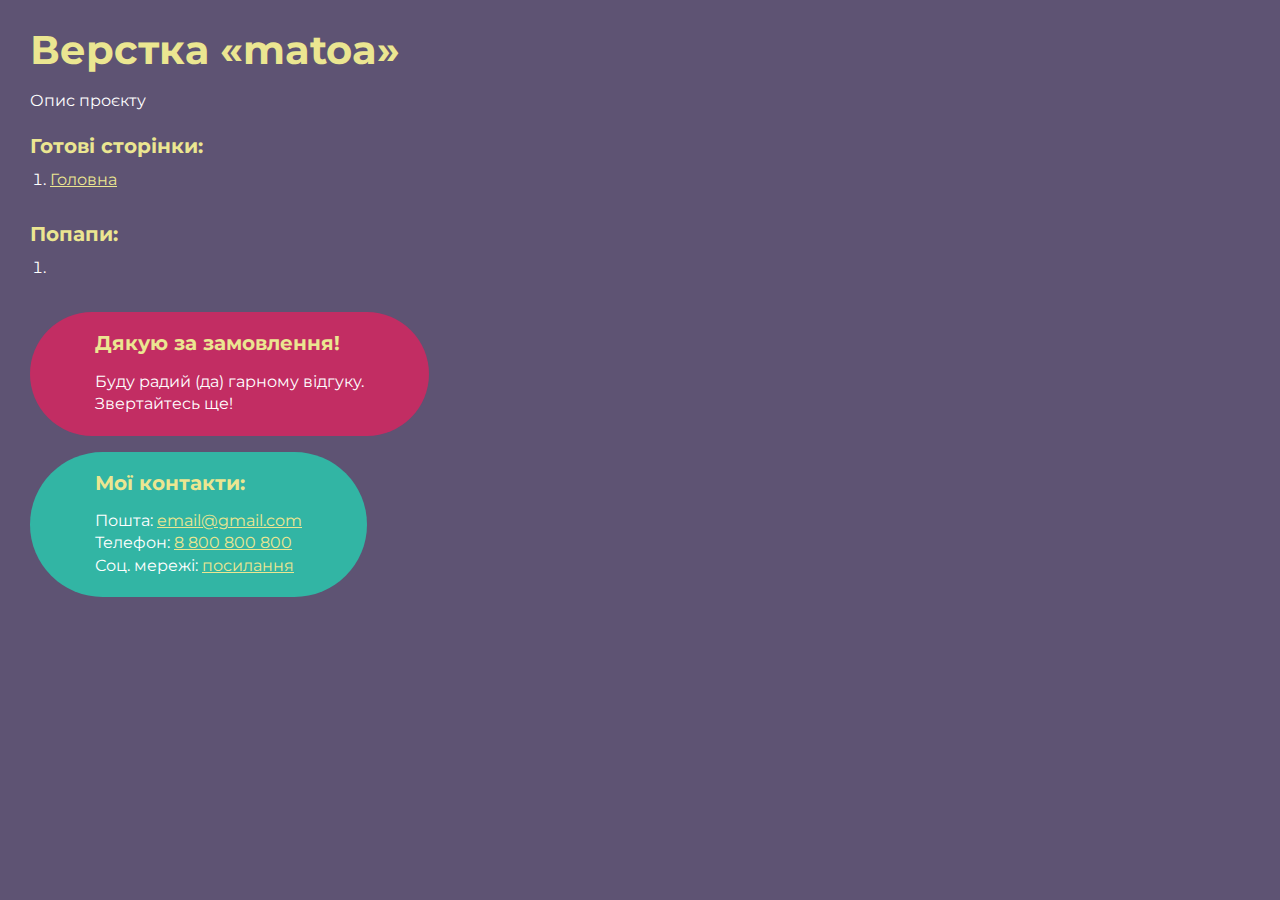
<file: index.html>
<!DOCTYPE html>
<html>

<head>
	<meta charset="UTF-8">
	<meta name="viewport" content="width=device-width, initial-scale=1.0">
	<title>Верстка «matoa»</title>
</head>

<body>
	<div class="rootpage">
		<h1>Верстка «matoa»</h1>
		<div class="rootpage__info">
			Опис проєкту
		</div>
		<h2>Готові сторінки:</h2>
		<ol class="rootpage__list">
			<li><a target="_blank" href="home.html">Головна</a></li>
		</ol>
		<h2>Попапи:</h2>
		<ol class="rootpage__list">
			<li><a target="_blank" href="home.html#"></a></li>
		</ol>
		<div class="rootpage__tnx">
			<h2>Дякую за замовлення!</h2>
			<p>Буду радий (да) гарному відгуку.</p>
			<p>Звертайтесь ще!</p>
		</div>
		<div class="rootpage__contacts">
			<h2>Мої контакти:</h2>
			<p>Пошта: <a href="mailto:email@gmail.com">email@gmail.com</a></p>
			<p>Телефон: <a href="tel:8800800800">8 800 800 800</a></p>
			<p>Соц. мережі: <a href="">посилання</a></p>
		</div>
	</div>
</body>
<style>
	@charset "UTF-8";
	@import url("https://fonts.googleapis.com/css?family=Montserrat:regular,700&display=swap");

	*,
	*::before,
	*::after {
		padding: 0px;
		margin: 0px;
		border: 0px;
		box-sizing: border-box;
	}

	html,
	body {
		height: 100%;
		margin: 0;
		padding: 0;
		min-width: 320px;
		width: 100%;
		color: #fff;
		background-color: #5e5373;
	}

	body {
		font-family: Montserrat;
		font-size: 100%;
		line-height: 1;
		font-size: 1rem;
	}

	a {
		text-decoration: underline;
		color: #ebe691
	}

	a:visited {
		text-decoration: underline;
		color: #aaa768;
	}

	a:hover {
		text-decoration: none;
	}

	ul li {
		list-style: none;
	}

	img {
		vertical-align: top;
	}

	.wrapper {
		width: 100%;
		min-height: 100%;
		overflow: hidden;
	}

	.rootpage {
		padding: 30px;
		display: flex;
		flex-direction: column;
		align-items: flex-start;
	}

	@media (max-width: 767px) {
		.rootpage {
			padding: 30px 15px;
		}
	}

	h1 {
		color: #ebe691;
		font-size: 2.5rem;
		margin: 0px 0px 1.25rem 0px;
	}

	@media (max-width: 767px) {
		h1 {
			font-size: 1.85rem;
			margin: 0px 0px 1.25rem 0px;
		}
	}

	h2 {
		color: #ebe691;
		font-size: 1.25rem;
		margin: 0px 0px 1rem 0px;
	}

	@media (max-width: 767px) {
		h2 {
			font-size: 1.125rem;
			margin: 0px 0px 1rem 0px;
		}
	}

	.rootpage__info {
		line-height: 140%;
		margin: 0px 0px 1.5rem 0px;
	}

	.rootpage__list {
		margin: 0px 0px 2.25rem 1.25rem;
	}

	.rootpage__list li:not(:last-child) {
		margin: 0px 0px 15px 0px;
	}

	.rootpage__contacts,
	.rootpage__tnx {
		border-radius: 200px;
		padding: 20px 65px;
		line-height: 140%;
	}

	@media (max-width: 767px) {

		.rootpage__contacts,
		.rootpage__tnx {
			border-radius: 40px;
			padding: 20px;
		}
	}

	.rootpage__contacts {
		background: #32b5a4;

	}

	.rootpage__contacts a {
		color: #ebe691;
	}

	.rootpage__tnx {
		background: #c22d63;
		margin: 0px 0px 1rem 0px;
	}
</style>

</html>
</file>
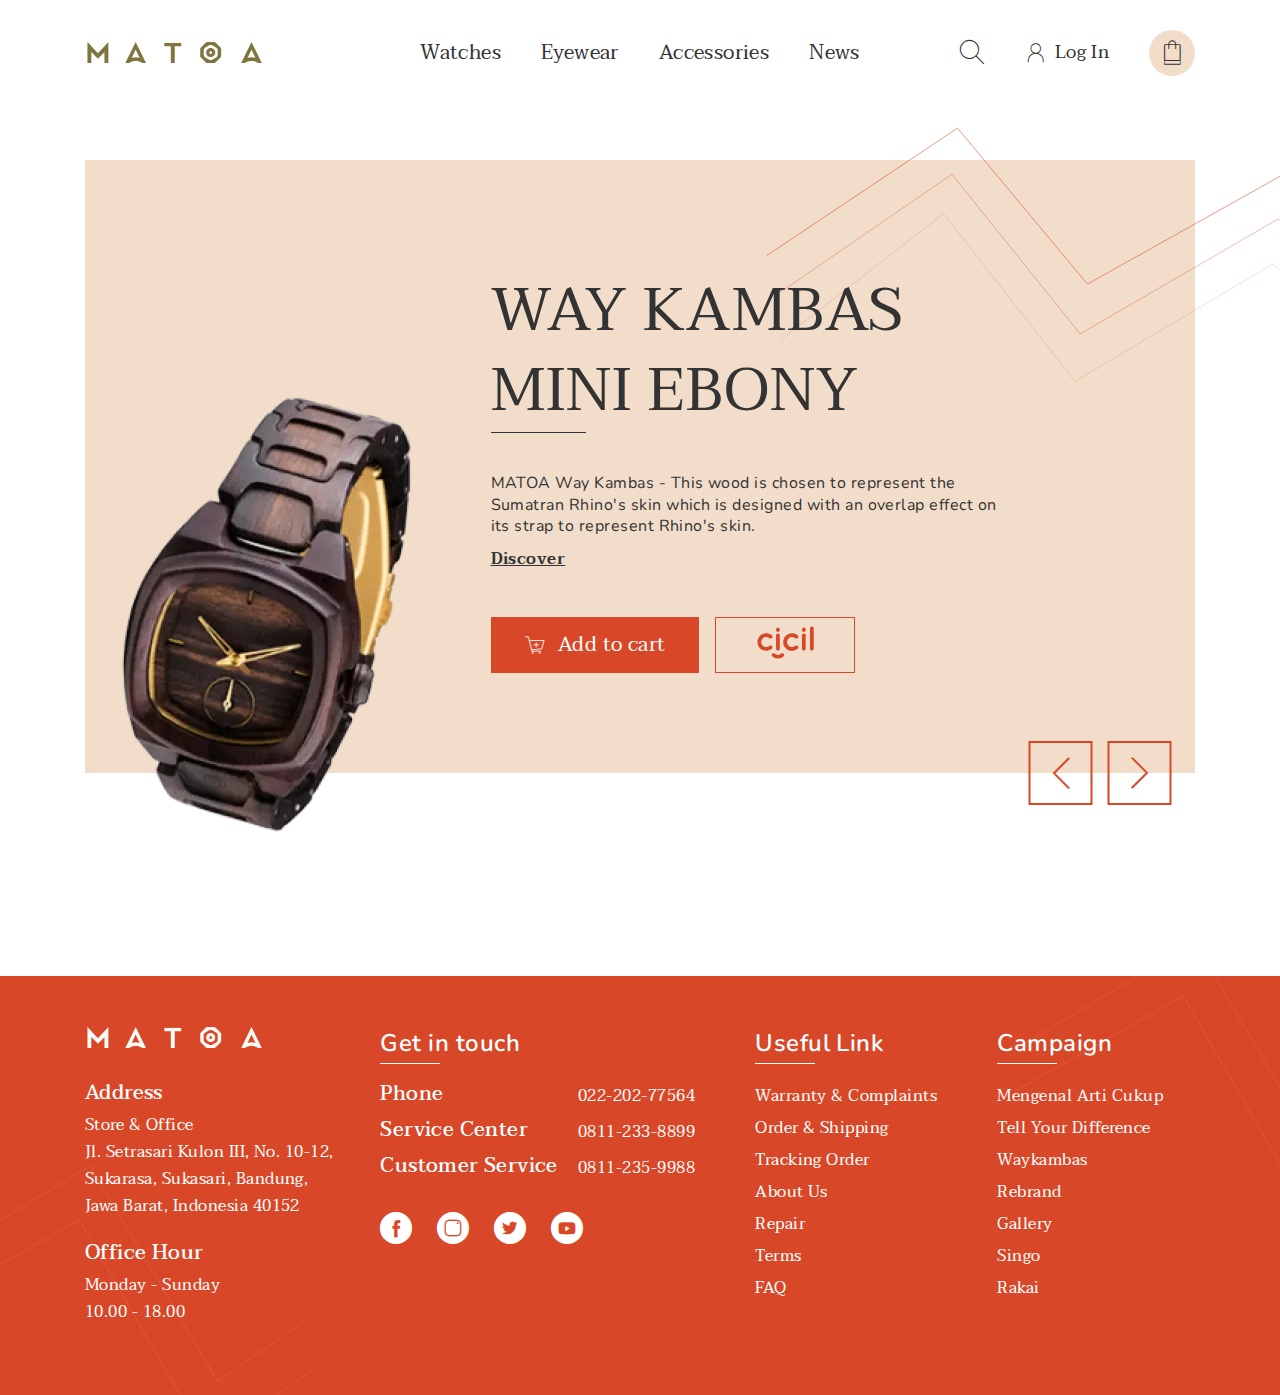
<file: home.html>
<!DOCTYPE html>
<html lang="en">

<head>
	<title>HomePage</title>
	<meta charset="UTF-8">
	<meta name="format-detection" content="telephone=no">
	<!-- <style>body{opacity: 0;}</style> -->
	<link rel="stylesheet" href="css/style.min.css?_v=20230418140250">
	<link rel="shortcut icon" href="favicon.ico">
	<!-- <meta name="robots" content="noindex, nofollow"> -->
	<meta name="viewport" content="width=device-width, initial-scale=1.0">
</head>

<body>
	<div class="wrapper">
		<header class="header" data-lp>
			<div class="header__container">
				<a href="#" class="header__logo">
					<picture><source srcset="img/logo.webp" type="image/webp"><img src="img/logo.png" alt="#"></picture>
				</a>
				<div class="header__menu menu">
					<nav class="menu__body">
						<ul class="menu__list">
							<li class="menu__item"><a href="#" class="menu__link">Watches</a></li>
							<li class="menu__item"><a href="#" class="menu__link">Eyewear</a></li>
							<li class="menu__item"><a href="#" class="menu__link">Accessories</a></li>
							<li class="menu__item"><a href="#" class="menu__link">News</a></li>
						</ul>
					</nav>
				</div>
				<div class="header__actions actions-header">
					<a data-popup="#search" href="#" class="actions-header__search _icon-search"></a>
					<a data-da=".menu__body, 400" href="#" class="actions-header__login _icon-user">Log In</a>
					<a href="#" class="actions-header__cart _icon-cart"></a>
					<button type="button" class="icon-menu"><span></span></button>
				</div>
			</div>
		</header>
		<main class="page">
			<section class="page__slider slider-page">
				<div class="slider-page__container">
					<!-- Оболочка слайдера -->
					<div class="slider-page__slider swiper">
						<!-- Двигающееся часть слайдера -->
						<div class="slider-page__wrapper swiper-wrapper">
							<!-- Слайд -->
							<!-- 1 -->
							<div class="slider-page__slide slide-main-slider swiper-slide">
								<div data-da=".slider-body_1, 767.98, 1" class="slide-main-slider__image">
									<picture><source srcset="img/clock-page.webp" type="image/webp"><img src="img/clock-page.png" alt="clock"></picture>
								</div>
								<div class="slide-main-slider slider-body slider-body_1">
									<h2 class="slider-body__title">WAY KAMBAS MINI EBONY</h2>
									<div class="slider-body__text">MATOA Way Kambas - This wood is chosen to represent the
										Sumatran Rhino's skin which is designed with an overlap effect on its strap to represent
										Rhino's skin.</div>
									<a href="#" class="slider-body__label">Discover</a>
									<div class="slider-body__buttons button-slider">
										<button data-ripple class="button-slider__button button button--orange"><span class="_icon-cart-plus">Add to cart</span></button>
										<a data-ripple href="#" class="button-slider__button button button--cicil">
											<img src="img/cicil.svg" alt="cicil">
										</a>
									</div>
								</div>
							</div>
							<!-- 2 -->
							<div class="slider-page__slide slide-main-slider swiper-slide">
								<div data-da=".slider-body_2, 767.98, 1" class="slide-main-slider__image">
									<picture><source srcset="img/clock-page.webp" type="image/webp"><img src="img/clock-page.png" alt="clock"></picture>
								</div>
								<div class="slide-main-slider slider-body slider-body_2">
									<h2 class="slider-body__title">WAY KAMBAS MINI EBONY</h2>
									<div class="slider-body__text">MATOA Way Kambas - This wood is chosen to represent the
										Sumatran Rhino's skin which is designed with an overlap effect on its strap to represent
										Rhino's skin.</div>
									<a href="#" class="slider-body__label">Discover</a>
									<div class="slider-body__buttons button-slider">
										<button data-ripple class="button-slider__button button button--orange"><span class="_icon-cart-plus">Add to cart</span></button>
										<a data-ripple href="#" class="button-slider__button button button--cicil">
											<img src="img/cicil.svg" alt="cicil">
										</a>
									</div>
								</div>
							</div>
						</div>
						<!-- Если нужна навигация (влево/вправо) -->
						<div class="slider-page__arrows">
							<button type="button" class="slider-page__arrow swiper-button-prev _icon-vector"></button>
							<button type="button" class="slider-page__arrow swiper-button-next _icon-vector"></button>
						</div>
					</div>
				</div>
			</section>
		</main>
		<footer data-spollers="1081, max" class="footer">
			<div class="footer__container">
				<!-- 1 -->
				<div class="footer__column">
					<a href="#" class="footer__logo">
						<picture><source srcset="img/logo-footer.webp" type="image/webp"><img src="img/logo-footer.png" alt="logo"></picture>
					</a>
					<div class="footer__block-address address-footer">
						<h3 class="address-footer__button">Address</h3>
						<div class="address-footer__text">
							<p>Store & Office</p>
							<p>Jl. Setrasari Kulon III, No. 10-12, </p>
							<p>Sukarasa, Sukasari, Bandung, </p>
							<p>Jawa Barat, Indonesia 40152</p>
						</div>
						<h3 class="address-footer__button">Office Hour</h3>
						<div class="address-footer__text">
							<p>Monday - Sunday</p>
							<p>10.00 - 18.00</p>
						</div>
					</div>
				</div>
				<!-- 2 -->
				<div class="footer__all">
					<div class="footer__column">
						<button type="button" data-spoller class="footer__title title-footer">Get in touch</button>
						<div class="footer__contacts contacts-footer">
							<div class="contacts-footer__body">
								<div class="contacts-footer__label">Phone</div>
								<a href="tel:02220277564" class="contacts-footer__value">022-202-77564</a>
								<div class="contacts-footer__label">Service Center</div>
								<a href="tel:08112338899" class="contacts-footer__value">0811-233-8899</a>
								<div class="contacts-footer__label">Customer Service</div>
								<a href="tel:08112359988" class="contacts-footer__value">0811-235-9988</a>
							</div>
							<div class="contacts-footer__social social">
								<a href="#" class="social__item _icon-s-facebook"></a>
								<a href="#" class="social__item _icon-s-instagram"></a>
								<a href="#" class="social__item _icon-s-twitter"></a>
								<a href="#" class="social__item _icon-s-youtube"></a>
							</div>
						</div>
					</div>
					<!-- 3 -->
					<div class="footer__column">
						<button type="button" data-spoller class="footer__title title-footer">Useful Link</button>
						<nav class="footer__menu menu-footer">
							<ul class="menu-footer__list">
								<li class="menu-footer__item"><a href="#" class="menu-footer__link">Warranty & Complaints</a></li>
								<li class="menu-footer__item"><a href="#" class="menu-footer__link">Order & Shipping</a></li>
								<li class="menu-footer__item"><a href="#" class="menu-footer__link">Tracking Order</a></li>
								<li class="menu-footer__item"><a href="#" class="menu-footer__link">About Us</a></li>
								<li class="menu-footer__item"><a href="#" class="menu-footer__link">Repair</a></li>
								<li class="menu-footer__item"><a href="#" class="menu-footer__link">Terms</a></li>
								<li class="menu-footer__item"><a href="#" class="menu-footer__link">FAQ</a></li>
							</ul>
						</nav>
					</div>
					<!-- 4 -->
					<div class="footer__column">
						<button type="button" data-spoller class="footer__title title-footer">Campaign</button>
						<nav class="footer__menu menu-footer">
							<ul class="menu-footer__list">
								<li class="menu-footer__item"><a href="#" class="menu-footer__link">Mengenal Arti Cukup</a></li>
								<li class="menu-footer__item"><a href="#" class="menu-footer__link">Tell Your Difference</a></li>
								<li class="menu-footer__item"><a href="#" class="menu-footer__link">Waykambas</a></li>
								<li class="menu-footer__item"><a href="#" class="menu-footer__link">Rebrand</a></li>
								<li class="menu-footer__item"><a href="#" class="menu-footer__link">Gallery</a></li>
								<li class="menu-footer__item"><a href="#" class="menu-footer__link">Singo</a></li>
								<li class="menu-footer__item"><a href="#" class="menu-footer__link">Rakai</a></li>
							</ul>
						</nav>
					</div>
				</div>
				<div class="footer__decor decor-footer">
					<div class="decor-footer__item item-footer item-footer--1"></div>
					<div class="decor-footer__item item-footer item-footer--2"></div>
				</div>
			</div>
		</footer>
	</div>
	<div id="search" aria-hidden="true" class="popup popup__search">
		<div class="popup__wrapper">
			<div class="popup__content">
				<button data-close type="button" class="popup__close"></button>
				<div class="popup__text">
					<form action="#" method="get" class="search-form">
						<div class="search-form__body">
							<input data-required autocomplete="off" type="text" name="form[]" data-error="Ошибка" placeholder="Пошук" class="search-form__input input">
							<button type="submit" class="button-popup _icon-search"></button>
						</div>
					</form>
				</div>
			</div>
		</div>
	</div>
	<script src="js/app.min.js?_v=20230418140250"></script>
</body>

</html>
</file>
<file: css/style.min.css>
@charset "UTF-8";@import url(https://fonts.googleapis.com/css?family=Taviraj:300,regular,500,600,700&display=swap);@import url(https://fonts.googleapis.com/css?family=Nunito:300,regular&display=swap);@font-face{font-family:icons;font-display:swap;src:url(../fonts/icons.woff2) format("woff2"),url(../fonts/icons.woff) format("woff");font-weight:400;font-style:normal}[class*=_icon-]:before{font-family:icons;font-style:normal;font-weight:400;font-variant:normal;text-transform:none;line-height:1;-webkit-font-smoothing:antialiased;-moz-osx-font-smoothing:grayscale}[class*=_icon-]:before{display:block}._icon-arrow-big:before{content:"\e900"}._icon-arrow-small:before{content:"\e901"}._icon-cart:before{content:"\e902"}._icon-cart-plus:before{content:"\e903"}._icon-delete:before{content:"\e904"}._icon-heart:before{content:"\e905"}._icon-minus:before{content:"\e906"}._icon-pluse:before{content:"\e907"}._icon-search:before{content:"\e908"}._icon-s-facebook:before{content:"\e909"}._icon-s-instagram:before{content:"\e90a"}._icon-s-twitter:before{content:"\e90b"}._icon-s-youtube:before{content:"\e90c"}._icon-user:before{content:"\e90d"}._icon-vector:before{content:"\e90e"}._icon-vector-change:before{content:"\e90f"}*{padding:0;margin:0;border:0}*,:after,:before{-webkit-box-sizing:border-box;box-sizing:border-box}body,html{height:100%;min-width:320px}body{color:#333;line-height:1;font-family:Nunito;font-size:1rem;-ms-text-size-adjust:100%;-moz-text-size-adjust:100%;-webkit-text-size-adjust:100%;-webkit-font-smoothing:antialiased;-moz-osx-font-smoothing:grayscale}button,input,textarea{font-family:Nunito;font-size:inherit}button{cursor:pointer;color:inherit;background-color:transparent}a{color:inherit;text-decoration:none}ul li{list-style:none}img{vertical-align:top}h1,h2,h3,h4,h5,h6{font-weight:inherit;font-size:inherit}.lock body{overflow:hidden;-ms-touch-action:none;touch-action:none;-ms-scroll-chaining:none;overscroll-behavior:none}.wrapper{min-height:100%;display:-webkit-box;display:-ms-flexbox;display:flex;-webkit-box-orient:vertical;-webkit-box-direction:normal;-ms-flex-direction:column;flex-direction:column;overflow:hidden}@supports (overflow:clip){.wrapper{overflow:clip}}.wrapper>main{-webkit-box-flex:1;-ms-flex:1 1 auto;flex:1 1 auto}.wrapper>*{min-width:0}[class*=__container]{max-width:71.25rem;margin:0 auto;padding:0 .9375rem}input[type=email],input[type=tel],input[type=text],textarea{-webkit-appearance:none;-moz-appearance:none;appearance:none}.input{border-radius:0!important;width:100%;display:block;padding:0 20px;border:.01875rem solid #bcb8b8}textarea.input{resize:none;padding:0 0}body::after{content:"";background-color:rgba(0,0,0,.5);position:fixed;width:100%;height:100%;top:0;left:0;opacity:0;-webkit-transition:opacity .8s ease 0s;-o-transition:opacity .8s ease 0s;transition:opacity .8s ease 0s;pointer-events:none;z-index:149}.popup-show body::after{opacity:1}.popup{position:fixed;top:0;left:0;bottom:0;right:0;padding:30px 10px;-webkit-transition:visibility .8s ease 0s;-o-transition:visibility .8s ease 0s;transition:visibility .8s ease 0s;visibility:hidden;pointer-events:none}.popup_show{z-index:150;visibility:visible;overflow:auto;pointer-events:auto}.popup_show .popup__content{visibility:visible;-webkit-transform:scale(1);-ms-transform:scale(1);transform:scale(1)}.popup__wrapper{display:-webkit-box;display:-ms-flexbox;display:flex;-webkit-box-orient:vertical;-webkit-box-direction:normal;-ms-flex-direction:column;flex-direction:column;-webkit-box-align:center;-ms-flex-align:center;align-items:center;min-height:100%;-webkit-box-flex:1;-ms-flex:1 1 auto;flex:1 1 auto;width:100%;display:flex;-webkit-box-pack:center;-ms-flex-pack:center;justify-content:center;align-items:center}.popup__content{visibility:hidden;-webkit-transform:scale(0);-ms-transform:scale(0);transform:scale(0);-webkit-transition:-webkit-transform .3s ease 0s;transition:-webkit-transform .3s ease 0s;-o-transition:transform .3s ease 0s;transition:transform .3s ease 0s;transition:transform .3s ease 0s,-webkit-transform .3s ease 0s;background-color:#eee;padding:20px;width:100%;max-width:900px;border-radius:20px}.lock .popup__content{visibility:visible}.popup__close{position:absolute;width:1.875rem;height:1.875rem;top:.625rem;right:.625rem}.popup__close::after,.popup__close::before{content:"";position:absolute;top:50%;left:0;background-color:#000;width:100%;height:1px}.popup__close::after,.popup__close::before{-webkit-transform:rotate(-45deg);-ms-transform:rotate(-45deg);transform:rotate(-45deg)}.popup__close::after{-webkit-transform:rotate(45deg);-ms-transform:rotate(45deg);transform:rotate(45deg)}.popup__search .popup__content{max-width:25rem}[data-ripple]{position:relative;overflow:hidden}.ripple{position:absolute;border-radius:50%;background-color:rgba(255,255,255,.3);border:1px solid rgba(255,255,255,.5);-webkit-animation:button-circle 1.5s ease forwards;animation:button-circle 1.5s ease forwards}@-webkit-keyframes button-circle{0%{-webkit-transform:scale(0);transform:scale(0)}100%{-webkit-transform:scale(10);transform:scale(10);opacity:0}}@keyframes button-circle{0%{-webkit-transform:scale(0);transform:scale(0)}100%{-webkit-transform:scale(10);transform:scale(10);opacity:0}}[class*=-ibg]{position:relative}[class*=-ibg] img{position:absolute;width:100%;height:100%;top:0;left:0;-o-object-fit:cover;object-fit:cover}[class*=-ibg_contain] img{-o-object-fit:contain;object-fit:contain}.popup__content{display:-webkit-box;display:-ms-flexbox;display:flex}.search-form__body{display:-webkit-box;display:-ms-flexbox;display:flex;gap:.625rem}.button-popup{padding:.625rem;border:1px solid #d84727;background-color:#d84727;border-radius:10%;color:#fff;font-size:1.125rem}.header{position:fixed;width:100%;left:0;top:0;z-index:50;background-color:#fff}.header__container{display:-ms-grid;display:grid;-ms-grid-columns:17.5rem 1fr 17.5rem;grid-template-columns:17.5rem 1fr 17.5rem;-webkit-box-align:center;-ms-flex-align:center;align-items:center;padding-top:.625rem;padding-bottom:.625rem}.header__logo{position:relative;z-index:5}.header__logo img{max-width:11.125rem}.menu-open .menu__body{left:0}.menu-open .menu__body::before{left:0}.menu__list{display:-webkit-box;display:-ms-flexbox;display:flex;row-gap:.1875rem;-ms-flex-wrap:wrap;flex-wrap:wrap;-webkit-box-pack:center;-ms-flex-pack:center;justify-content:center}.menu__item:hover{text-decoration:underline}.menu__link{font-family:Taviraj;font-size:1.25rem;line-height:1.3;letter-spacing:.02em}.actions-header{display:-webkit-box;display:-ms-flexbox;display:flex;-webkit-box-align:center;-ms-flex-align:center;align-items:center;-webkit-box-pack:end;-ms-flex-pack:end;justify-content:flex-end;position:relative;z-index:5}.actions-header__search{font-size:1.6rem}.actions-header__login{display:-webkit-box;display:-ms-flexbox;display:flex;gap:.5rem;font-family:Taviraj;font-weight:400;font-size:1.125rem;line-height:1.72;letter-spacing:.02em;-webkit-box-align:center;-ms-flex-align:center;align-items:center}.actions-header__login::before{font-size:1.3125rem}.actions-header__cart{font-size:1.5rem;width:2.875rem;height:2.875rem;-webkit-box-flex:0;-ms-flex:0 0 2.875rem;flex:0 0 2.875rem;background:#f1ddc9;border-radius:50%;display:-webkit-box;display:-ms-flexbox;display:flex;-webkit-box-align:center;-ms-flex-align:center;align-items:center;-webkit-box-pack:center;-ms-flex-pack:center;justify-content:center}.icon-menu{display:none}.footer{background-color:#d84727;color:#fff;font-family:Taviraj}.footer__container{display:-ms-grid;display:grid;-ms-grid-columns:(auto)[2];grid-template-columns:repeat(2,auto);position:relative;-webkit-column-gap:.9375rem;-moz-column-gap:.9375rem;column-gap:.9375rem}.footer__column{position:relative;z-index:5}.footer__logo{max-width:11.125rem;display:block}.footer__logo img{max-width:100%}.footer__logo:not(:last-child){margin-bottom:1.6875rem}.footer__title{cursor:default}.address-footer__button{font-weight:500;font-size:1.25rem;line-height:1.7;letter-spacing:.02em;margin-bottom:.125rem}.address-footer__text{line-height:1.68;letter-spacing:.03em}.address-footer__text:not(:last-child){margin-bottom:1rem}.title-footer{font-weight:600;font-size:1.5rem;line-height:1.4;letter-spacing:.02em;margin-bottom:1rem}.title-footer::after{content:"";width:2.5em;margin-top:.0833333333em;height:1px;display:block;background-color:#fff}.contacts-footer__body{display:-ms-grid;display:grid;-ms-grid-columns:(auto)[2];grid-template-columns:repeat(2,auto);-webkit-column-gap:1.25rem;-moz-column-gap:1.25rem;column-gap:1.25rem}.contacts-footer__body:not(:last-child){margin-bottom:1.5rem}.contacts-footer__label{font-weight:500;font-size:1.25rem;line-height:1.4;letter-spacing:.02em}.contacts-footer__label:not(:last-child){margin-bottom:.5rem}.contacts-footer__value{line-height:2;letter-spacing:.03em}.contacts-footer__value:hover{text-decoration:underline}.social{display:-webkit-box;display:-ms-flexbox;display:flex;font-size:2rem;-webkit-column-gap:1.5625rem;-moz-column-gap:1.5625rem;column-gap:1.5625rem}.menu-footer__link{line-height:2;letter-spacing:.03em}.menu-footer__link:hover{text-decoration:underline}.item-footer{position:absolute;background:url(../img/footer-decor-1.svg) 0 0/100% no-repeat;width:25.8125rem;height:17.5rem}.item-footer--1{top:45%;left:-14%}.item-footer--2{top:-8.4%;right:-19%}.footer__all{display:-webkit-box;display:-ms-flexbox;display:flex;row-gap:1.25rem}.slider-page__container{position:relative}.slider-page__container::after{content:"";background:url(../img/decor-slider.svg) 0 0/100% no-repeat;position:absolute;right:-22%;top:6%;height:100%}.slider-page__slide{background-color:#f1ddc9}.slider-page__arrows{display:-webkit-box;display:-ms-flexbox;display:flex;gap:.9375rem;font-size:2rem;color:#d84727;-webkit-transform:translate(85%,-50%);-ms-transform:translate(85%,-50%);transform:translate(85%,-50%)}.slider-page__arrow{border:2px solid #d84727;padding:.875rem}.slider-page__arrow:hover{background-color:#d84727;color:#fff}.slider-page .swiper-button-next{-webkit-transform:rotate(-180deg);-ms-transform:rotate(-180deg);transform:rotate(-180deg)}.slide-main-slider{display:-webkit-box;display:-ms-flexbox;display:flex;padding-left:.9375rem;padding-bottom:3.125rem}.slide-main-slider__image{-webkit-box-flex:0;-ms-flex:0 0 30%;flex:0 0 30%;-ms-flex-item-align:end;align-self:flex-end;-webkit-transform:translate(0,27%);-ms-transform:translate(0,27%);transform:translate(0,27%)}.slide-main-slider__image img{max-width:100%;position:relative;z-index:3}.slider-body{-webkit-box-flex:1;-ms-flex:1 1 auto;flex:1 1 auto;display:-webkit-box;display:-ms-flexbox;display:flex;-webkit-box-orient:vertical;-webkit-box-direction:normal;-ms-flex-direction:column;flex-direction:column}.slider-body__title{font-family:Taviraj;line-height:1.33;letter-spacing:.02em;position:relative;z-index:5;padding-right:.9375rem}.slider-body__title::after{content:"";width:1.5833333333em;height:1px;margin-bottom:.1333333333em;display:block;background-color:#333}.slider-body__text{font-family:Nunito;line-height:1.37;letter-spacing:.03em;margin-bottom:.5rem;position:relative;z-index:5;margin-right:.9375rem}.slider-body__label{font-family:Taviraj;font-weight:600;line-height:1.68;letter-spacing:.03em;text-decoration:underline}.button-slider{display:-webkit-box;display:-ms-flexbox;display:flex;-webkit-column-gap:1rem;-moz-column-gap:1rem;column-gap:1rem;row-gap:1.25rem;padding-right:.9375rem}.button--orange{padding:.8125rem 2.0625rem .8125rem 2.0625rem;border:1px solid #d84727;background-color:#d84727;color:#fff;font-size:2rem}.button--orange:hover{background-color:#e17861}.button--orange span{font-family:Taviraj;font-size:1.25rem;line-height:1.7;letter-spacing:.02em;display:-webkit-box;display:-ms-flexbox;display:flex;gap:.8125rem;-webkit-box-align:center;-ms-flex-align:center;align-items:center}.button--cicil{padding:.8125rem 2.5rem .875rem 2.5625rem;border:1px solid #d84727}.button--cicil:hover{background-color:#e17861}.swiper{overflow:hidden}.swiper-wrapper{width:100%;height:100%;-webkit-box-sizing:content-box;box-sizing:content-box;display:-webkit-box;display:-ms-flexbox;display:flex;position:relative}.swiper-vertical .swiper-wrapper{-webkit-box-orient:vertical;-webkit-box-direction:normal;-ms-flex-direction:column;flex-direction:column}.swiper-autoheight .swiper-wrapper{-webkit-box-align:start;-ms-flex-align:start;align-items:flex-start}.swiper-initialized .swiper-slide{-ms-flex-negative:0;flex-shrink:0}.swiper-android .swiper-slide,.swiper-android .swiper-wrapper{-webkit-transform:translate3d(0,0,0);transform:translate3d(0,0,0)}.swiper-button-lock{display:none!important}@media (min-width:47.99875em){.slider-body__title{max-width:26.875rem}.slider-body__text{max-width:33.125rem}.button--orange{padding:.625rem 2.0625rem .625rem 2.0625rem}.button--cicil{padding:.5rem 2.5rem .5rem 2.5625rem}}@media (min-width:71.25em){.header__container{min-height:6.625rem}.menu__list{-webkit-column-gap:2.5rem;-moz-column-gap:2.5rem;column-gap:2.5rem}.actions-header{-webkit-column-gap:2.5rem;-moz-column-gap:2.5rem;column-gap:2.5rem}.footer__container{padding-top:3.1875rem}.footer__container{padding-bottom:4.375rem}.footer__all{-webkit-column-gap:3.75rem;-moz-column-gap:3.75rem;column-gap:3.75rem}.slider-page__container{padding-top:10rem}.slider-page__container::after{width:44.3125rem}.slider-page__container::after{height:31.6875rem}.slider-page__arrows{margin-bottom:8.6875rem}.slide-main-slider{padding-top:3.5rem}.slide-main-slider{-webkit-column-gap:2.9375rem;-moz-column-gap:2.9375rem;column-gap:2.9375rem}.slider-body__title{font-size:3.75rem}.slider-body__title:not(:last-child){margin-bottom:2rem}.slider-body__label:not(:last-child){margin-bottom:2.75rem}}@media (max-width:62em){.menu__list{-webkit-column-gap:.9375rem;-moz-column-gap:.9375rem;column-gap:.9375rem}.actions-header{-webkit-column-gap:.9375rem;-moz-column-gap:.9375rem;column-gap:.9375rem}}@media (max-width:50em){.footer__container{-ms-grid-columns:18.75rem 1fr;grid-template-columns:18.75rem 1fr}}@media (max-width:25em){.actions-header__login{font-size:1.5875rem;color:red;margin-top:1.25rem;-webkit-box-pack:center;-ms-flex-pack:center;justify-content:center}.actions-header__login::before{font-size:1.5875rem;color:red}}@media (max-width:20em){.header__container{min-height:4.375rem}.footer__container{padding-top:1.25rem}.footer__container{padding-bottom:1.25rem}.footer__all{-webkit-column-gap:1.25rem;-moz-column-gap:1.25rem;column-gap:1.25rem}.slider-page__container{padding-top:3.75rem}.slider-page__container::after{width:31.25rem}.slider-page__container::after{height:22.3125rem}.slider-page__arrows{margin-bottom:3.75rem}.slide-main-slider{padding-top:1.25rem}.slide-main-slider{-webkit-column-gap:1.25rem;-moz-column-gap:1.25rem;column-gap:1.25rem}.slider-body__title{font-size:1.25rem}.slider-body__title:not(:last-child){margin-bottom:.0000000625rem}.slider-body__label:not(:last-child){margin-bottom:1.25rem}}@media (max-width:69.4375em){.slider-page__arrows{-webkit-transform:translate(50%,-50%);-ms-transform:translate(50%,-50%);transform:translate(50%,-50%)}}@media (max-width:67.5625em){.footer__container{-ms-grid-columns:25rem 1fr;grid-template-columns:25rem 1fr}.footer__all{-webkit-box-orient:vertical;-webkit-box-direction:normal;-ms-flex-direction:column;flex-direction:column}}@media (max-width:61.99875em){.header__container{-ms-grid-columns:8.75rem 1fr 8.75rem;grid-template-columns:8.75rem 1fr 8.75rem}}@media (max-width:61.9375em){.header__logo img{max-width:8.75rem}}@media (max-width:47.99875em){.menu__body{position:fixed;width:100%;height:100%;top:0;left:-100%;background-color:#fff;padding:6.25rem .9375rem 1.875rem .9375rem;overflow:auto;-webkit-transition:left .3s ease 0s;-o-transition:left .3s ease 0s;transition:left .3s ease 0s}.menu__body::before{content:"";position:fixed;width:100%;top:0;left:-100%;background-color:#fff}.menu__list{-webkit-box-orient:vertical;-webkit-box-direction:normal;-ms-flex-direction:column;flex-direction:column;-webkit-box-align:center;-ms-flex-align:center;align-items:center;row-gap:1.875rem}.menu__link{font-size:2.125rem}.icon-menu{display:block;position:relative;width:1.875rem;height:1.125rem;-webkit-box-flex:0;-ms-flex:0 0 1.875rem;flex:0 0 1.875rem;z-index:5}.icon-menu span,.icon-menu::after,.icon-menu::before{content:"";-webkit-transition:all .3s ease 0s;-o-transition:all .3s ease 0s;transition:all .3s ease 0s;right:0;position:absolute;width:100%;height:.125rem;background-color:#000}.icon-menu::before{top:0}.icon-menu::after{bottom:0}.icon-menu span{top:calc(50% - .0625rem)}.menu-open .icon-menu span{width:0}.menu-open .icon-menu::before{top:calc(50% - .0625rem);-webkit-transform:rotate(-45deg);-ms-transform:rotate(-45deg);transform:rotate(-45deg)}.menu-open .icon-menu::after{bottom:calc(50% - .0625rem);-webkit-transform:rotate(45deg);-ms-transform:rotate(45deg);transform:rotate(45deg)}.slider-page__container{padding-left:0;padding-right:0}.slider-page__arrows{-webkit-transform:translate(50%,0);-ms-transform:translate(50%,0);transform:translate(50%,0)}.slider-page__arrow{padding:.625rem}.slide-main-slider{padding-bottom:.625rem}.slide-main-slider__image{-ms-flex-item-align:center;-ms-grid-row-align:center;align-self:center;-webkit-transform:translate(0,0);-ms-transform:translate(0,0);transform:translate(0,0);padding-bottom:.3125rem}.slide-main-slider__image img{max-height:11.25rem}}@media (max-width:47.99875em) and (max-width:20em){.menu__body::before{min-height:4.375rem}}@media (max-width:47.99875em) and (any-hover:none){.icon-menu{cursor:default}}@media (max-width:42.5em){.footer__container{-ms-grid-columns:auto;grid-template-columns:auto;row-gap:1.875rem}}@media (max-width:26.25em){.button-slider{-webkit-box-orient:vertical;-webkit-box-direction:normal;-ms-flex-direction:column;flex-direction:column;-webkit-box-align:center;-ms-flex-align:center;align-items:center}}@media (max-width:22.5em){.search-form{margin-top:1.5625rem}}@media (max-width:21.875em){.contacts-footer__label{font-size:1.125rem}.contacts-footer__value{font-size:.875rem}}@media (min-width:20em) and (max-width:71.25em){@supports (min-height:clamp(4.375rem ,3.4969512195rem + 4.3902439024vw ,6.625rem)){.header__container{min-height:clamp(4.375rem ,3.4969512195rem + 4.3902439024vw ,6.625rem)}}@supports not (min-height:clamp(4.375rem ,3.4969512195rem + 4.3902439024vw ,6.625rem)){.header__container{min-height:calc(4.375rem + 2.25 * (100vw - 20rem)/ 51.25)}}@supports (padding-top:clamp(1.25rem ,0.493902439rem + 3.7804878049vw ,3.1875rem)){.footer__container{padding-top:clamp(1.25rem ,.493902439rem + 3.7804878049vw ,3.1875rem)}}@supports not (padding-top:clamp(1.25rem ,0.493902439rem + 3.7804878049vw ,3.1875rem)){.footer__container{padding-top:calc(1.25rem + 1.9375 * (100vw - 20rem)/ 51.25)}}@supports (padding-bottom:clamp(1.25rem ,0.0304878049rem + 6.0975609756vw ,4.375rem)){.footer__container{padding-bottom:clamp(1.25rem ,.0304878049rem + 6.0975609756vw ,4.375rem)}}@supports not (padding-bottom:clamp(1.25rem ,0.0304878049rem + 6.0975609756vw ,4.375rem)){.footer__container{padding-bottom:calc(1.25rem + 3.125 * (100vw - 20rem)/ 51.25)}}@supports ((-moz-column-gap:clamp(1.25rem ,0.2743902439rem + 4.8780487805vw ,3.75rem)) or (column-gap:clamp(1.25rem ,0.2743902439rem + 4.8780487805vw ,3.75rem))){.footer__all{-webkit-column-gap:clamp(1.25rem ,.2743902439rem + 4.8780487805vw ,3.75rem);-moz-column-gap:clamp(1.25rem ,.2743902439rem + 4.8780487805vw ,3.75rem);column-gap:clamp(1.25rem ,.2743902439rem + 4.8780487805vw ,3.75rem)}}@supports not ((-moz-column-gap:clamp(1.25rem ,0.2743902439rem + 4.8780487805vw ,3.75rem)) or (column-gap:clamp(1.25rem ,0.2743902439rem + 4.8780487805vw ,3.75rem))){.footer__all{-webkit-column-gap:calc(1.25rem + 2.5 * (100vw - 20rem)/ 51.25);-moz-column-gap:calc(1.25rem + 2.5 * (100vw - 20rem)/ 51.25);column-gap:calc(1.25rem + 2.5 * (100vw - 20rem)/ 51.25)}}@supports (padding-top:clamp(3.75rem ,1.3109756098rem + 12.1951219512vw ,10rem)){.slider-page__container{padding-top:clamp(3.75rem ,1.3109756098rem + 12.1951219512vw ,10rem)}}@supports not (padding-top:clamp(3.75rem ,1.3109756098rem + 12.1951219512vw ,10rem)){.slider-page__container{padding-top:calc(3.75rem + 6.25 * (100vw - 20rem)/ 51.25)}}@supports (width:clamp(31.25rem ,26.1524390244rem + 25.487804878vw ,44.3125rem)){.slider-page__container::after{width:clamp(31.25rem ,26.1524390244rem + 25.487804878vw ,44.3125rem)}}@supports not (width:clamp(31.25rem ,26.1524390244rem + 25.487804878vw ,44.3125rem)){.slider-page__container::after{width:calc(31.25rem + 13.0625 * (100vw - 20rem)/ 51.25)}}@supports (height:clamp(22.3125rem ,18.6539634146rem + 18.2926829268vw ,31.6875rem)){.slider-page__container::after{height:clamp(22.3125rem ,18.6539634146rem + 18.2926829268vw ,31.6875rem)}}@supports not (height:clamp(22.3125rem ,18.6539634146rem + 18.2926829268vw ,31.6875rem)){.slider-page__container::after{height:calc(22.3125rem + 9.375 * (100vw - 20rem)/ 51.25)}}@supports (margin-bottom:clamp(3.75rem ,1.8231707317rem + 9.6341463415vw ,8.6875rem)){.slider-page__arrows{margin-bottom:clamp(3.75rem ,1.8231707317rem + 9.6341463415vw ,8.6875rem)}}@supports not (margin-bottom:clamp(3.75rem ,1.8231707317rem + 9.6341463415vw ,8.6875rem)){.slider-page__arrows{margin-bottom:calc(3.75rem + 4.9375 * (100vw - 20rem)/ 51.25)}}@supports (padding-top:clamp(1.25rem ,0.3719512195rem + 4.3902439024vw ,3.5rem)){.slide-main-slider{padding-top:clamp(1.25rem ,.3719512195rem + 4.3902439024vw ,3.5rem)}}@supports not (padding-top:clamp(1.25rem ,0.3719512195rem + 4.3902439024vw ,3.5rem)){.slide-main-slider{padding-top:calc(1.25rem + 2.25 * (100vw - 20rem)/ 51.25)}}@supports ((-moz-column-gap:clamp(1.25rem ,0.5914634146rem + 3.2926829268vw ,2.9375rem)) or (column-gap:clamp(1.25rem ,0.5914634146rem + 3.2926829268vw ,2.9375rem))){.slide-main-slider{-webkit-column-gap:clamp(1.25rem ,.5914634146rem + 3.2926829268vw ,2.9375rem);-moz-column-gap:clamp(1.25rem ,.5914634146rem + 3.2926829268vw ,2.9375rem);column-gap:clamp(1.25rem ,.5914634146rem + 3.2926829268vw ,2.9375rem)}}@supports not ((-moz-column-gap:clamp(1.25rem ,0.5914634146rem + 3.2926829268vw ,2.9375rem)) or (column-gap:clamp(1.25rem ,0.5914634146rem + 3.2926829268vw ,2.9375rem))){.slide-main-slider{-webkit-column-gap:calc(1.25rem + 1.6875 * (100vw - 20rem)/ 51.25);-moz-column-gap:calc(1.25rem + 1.6875 * (100vw - 20rem)/ 51.25);column-gap:calc(1.25rem + 1.6875 * (100vw - 20rem)/ 51.25)}}@supports (font-size:clamp(1.25rem ,0.2743902439rem + 4.8780487805vw ,3.75rem)){.slider-body__title{font-size:clamp(1.25rem ,.2743902439rem + 4.8780487805vw ,3.75rem)}}@supports not (font-size:clamp(1.25rem ,0.2743902439rem + 4.8780487805vw ,3.75rem)){.slider-body__title{font-size:calc(1.25rem + 2.5 * (100vw - 20rem)/ 51.25)}}@supports (margin-bottom:clamp(0.0000000625rem ,-0.780487718rem + 3.9024389024vw ,2rem)){.slider-body__title:not(:last-child){margin-bottom:clamp(.0000000625rem ,-.780487718rem + 3.9024389024vw ,2rem)}}@supports not (margin-bottom:clamp(0.0000000625rem ,-0.780487718rem + 3.9024389024vw ,2rem)){.slider-body__title:not(:last-child){margin-bottom:calc(.0000000625rem + 1.9999999375 * (100vw - 20rem)/ 51.25)}}@supports (margin-bottom:clamp(1.25rem ,0.6646341463rem + 2.9268292683vw ,2.75rem)){.slider-body__label:not(:last-child){margin-bottom:clamp(1.25rem ,.6646341463rem + 2.9268292683vw ,2.75rem)}}@supports not (margin-bottom:clamp(1.25rem ,0.6646341463rem + 2.9268292683vw ,2.75rem)){.slider-body__label:not(:last-child){margin-bottom:calc(1.25rem + 1.5 * (100vw - 20rem)/ 51.25)}}}@media (min-width:48em) and (max-width:62em){@supports (gap:clamp(1.25rem ,-0.8928571429rem + 4.4642857143vw ,1.875rem)){.header__container{gap:clamp(1.25rem ,-.8928571429rem + 4.4642857143vw ,1.875rem)}}@supports not (gap:clamp(1.25rem ,-0.8928571429rem + 4.4642857143vw ,1.875rem)){.header__container{gap:calc(1.25rem + .625 * (100vw - 48rem)/ 14)}}}@media (max-width:47.99875em) and (min-width:71.25em){.menu__body::before{min-height:6.625rem}}@media (max-width:47.99875em) and (min-width:20em) and (max-width:71.25em){@supports (min-height:clamp(4.375rem ,3.4969512195rem + 4.3902439024vw ,6.625rem)){.menu__body::before{min-height:clamp(4.375rem ,3.4969512195rem + 4.3902439024vw ,6.625rem)}}@supports not (min-height:clamp(4.375rem ,3.4969512195rem + 4.3902439024vw ,6.625rem)){.menu__body::before{min-height:calc(4.375rem + 2.25 * (100vw - 20rem)/ 51.25)}}}@media (min-width:62em) and (max-width:71.25em){@supports ((-moz-column-gap:clamp(0.9375rem ,-9.535472973rem + 16.8918918919vw ,2.5rem)) or (column-gap:clamp(0.9375rem ,-9.535472973rem + 16.8918918919vw ,2.5rem))){.menu__list{-webkit-column-gap:clamp(.9375rem ,-9.535472973rem + 16.8918918919vw ,2.5rem);-moz-column-gap:clamp(.9375rem ,-9.535472973rem + 16.8918918919vw ,2.5rem);column-gap:clamp(.9375rem ,-9.535472973rem + 16.8918918919vw ,2.5rem)}}@supports not ((-moz-column-gap:clamp(0.9375rem ,-9.535472973rem + 16.8918918919vw ,2.5rem)) or (column-gap:clamp(0.9375rem ,-9.535472973rem + 16.8918918919vw ,2.5rem))){.menu__list{-webkit-column-gap:calc(.9375rem + 1.5625 * (100vw - 62rem)/ 9.25);-moz-column-gap:calc(.9375rem + 1.5625 * (100vw - 62rem)/ 9.25);column-gap:calc(.9375rem + 1.5625 * (100vw - 62rem)/ 9.25)}}@supports ((-moz-column-gap:clamp(0.9375rem ,-9.535472973rem + 16.8918918919vw ,2.5rem)) or (column-gap:clamp(0.9375rem ,-9.535472973rem + 16.8918918919vw ,2.5rem))){.actions-header{-webkit-column-gap:clamp(.9375rem ,-9.535472973rem + 16.8918918919vw ,2.5rem);-moz-column-gap:clamp(.9375rem ,-9.535472973rem + 16.8918918919vw ,2.5rem);column-gap:clamp(.9375rem ,-9.535472973rem + 16.8918918919vw ,2.5rem)}}@supports not ((-moz-column-gap:clamp(0.9375rem ,-9.535472973rem + 16.8918918919vw ,2.5rem)) or (column-gap:clamp(0.9375rem ,-9.535472973rem + 16.8918918919vw ,2.5rem))){.actions-header{-webkit-column-gap:calc(.9375rem + 1.5625 * (100vw - 62rem)/ 9.25);-moz-column-gap:calc(.9375rem + 1.5625 * (100vw - 62rem)/ 9.25);column-gap:calc(.9375rem + 1.5625 * (100vw - 62rem)/ 9.25)}}}@media (max-width:61.99875em) and (min-width:25.0625em){.actions-header__login{font-size:0;gap:0}.actions-header__login::before{font-size:1.6rem}}
</file>
